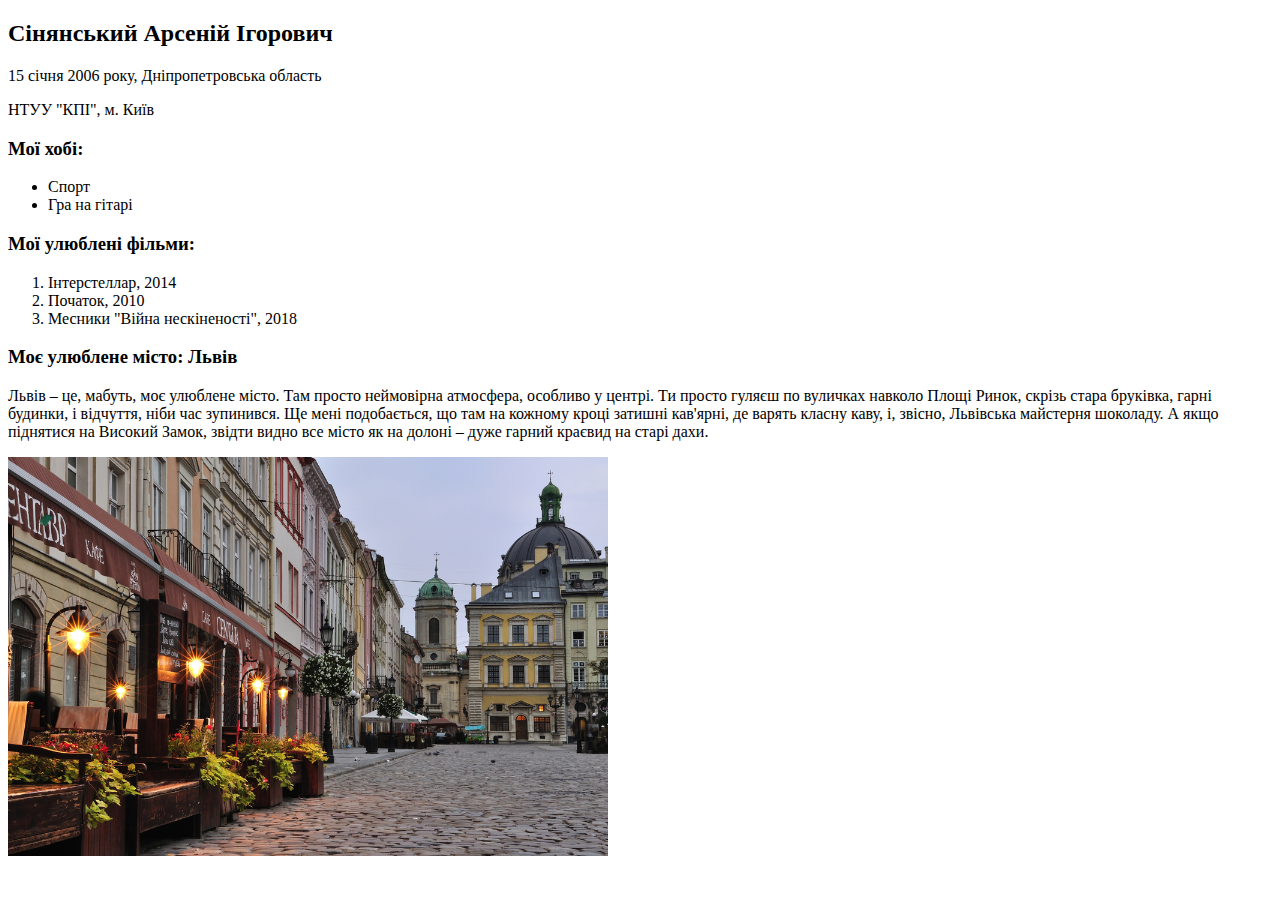
<file: lab1/index.html>
<!DOCTYPE html>
<html lang="uk">
<head>
    <meta charset="UTF-8">
    <meta name="viewport" content="width=device-width, initial-scale=1.0">
    
    <meta name="keywords" content="лабораторна робота, frontend, HTML, [Сінянський]">
    
    <meta name="description" content="Лабораторна робота №1 з основ frontend, виконав Сінянський Арсеній Ігорович">
    
    <title>Сінянський А.І. ІК-31</title>
</head>
<body>

    <h2>Сінянський Арсеній Ігорович</h2>
    <p>15 січня 2006 року, Дніпропетровська область</p>
    <p>НТУУ "КПІ", м. Київ</p>

    <h3>Мої хобі:</h3>
    <ul>
        <li>Спорт</li>
        <li>Гра на гітарі</li>
        </ul>

    <h3>Мої улюблені фільми:</h3>
    <ol>
        <li>Інтерстеллар, 2014</li>
        <li>Початок, 2010</li>
        <li>Месники "Війна нескіненості", 2018</li>
    </ol>

    <h3>Моє улюблене місто: Львів</h3>
    <p>Львів – це, мабуть, моє улюблене місто. Там просто неймовірна атмосфера, особливо у центрі. Ти просто гуляєш по вуличках навколо Площі Ринок, скрізь стара бруківка, гарні будинки, і відчуття, ніби час зупинився.

    Ще мені подобається, що там на кожному кроці затишні кав'ярні, де варять класну каву, і, звісно, Львівська майстерня шоколаду. А якщо піднятися на Високий Замок, звідти видно все місто як на долоні – дуже гарний краєвид на старі дахи.</p>

    <p>
        <a href="https://city-adm.lviv.ua/" target="_blank">
            <img src="/lab1/img/Depositphotos_14017349_s-2019.jpg" alt="Фото міста Львів" width="600">
        </a>
    </p>

</body>
</html>
</file>
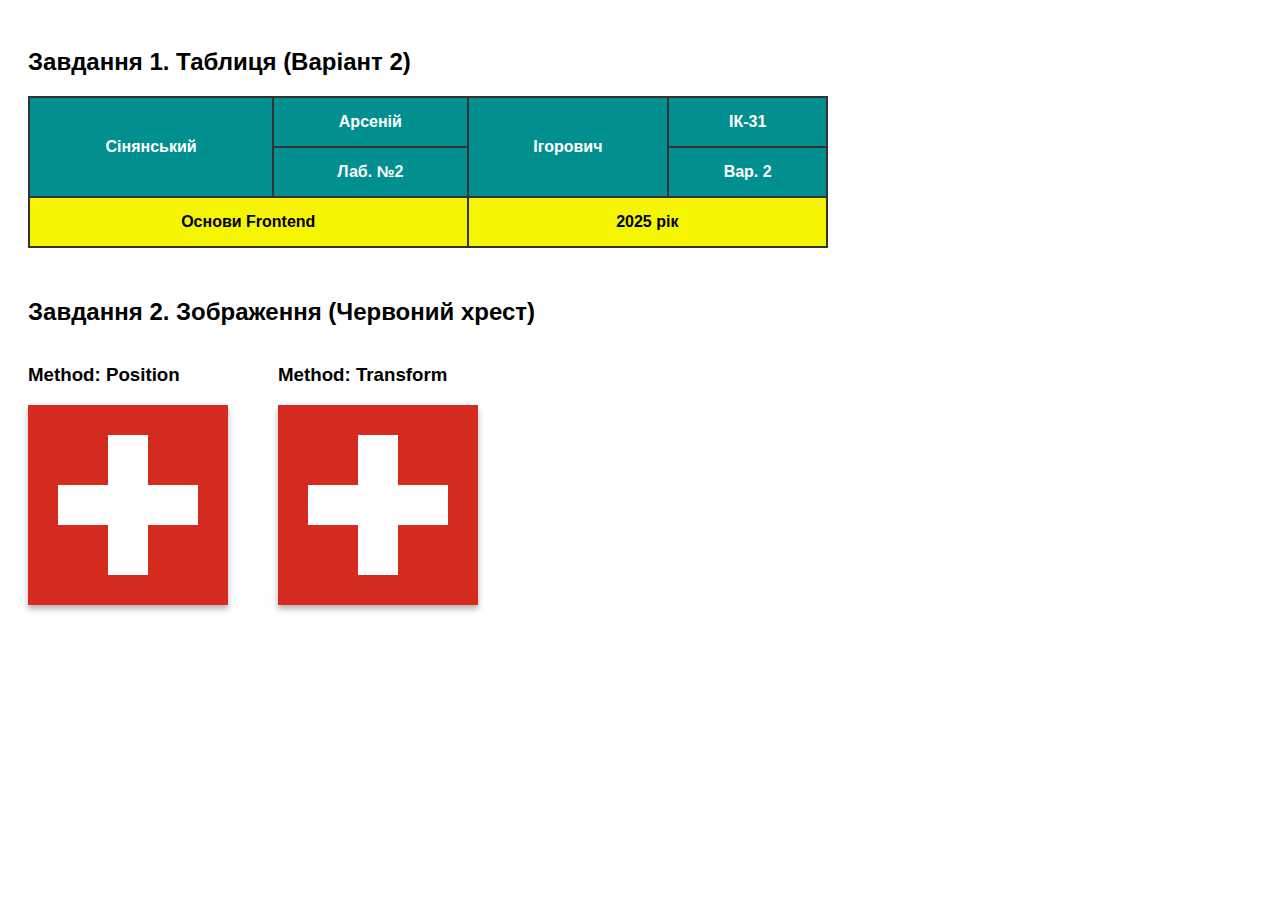
<file: lab2/index.html>
<!DOCTYPE html>
<html lang="uk">
<head>
    <meta charset="UTF-8">
    <meta name="viewport" content="width=device-width, initial-scale=1.0">
    <title>Лабораторна робота №2. Варіант 2</title>
    <link rel="stylesheet" href="style.css">
</head>
<body>

    <h2>Завдання 1. Таблиця (Варіант 2)</h2>

    <table>
        <tbody>
            <tr class="row-type-1">
                <td rowspan="2">Сінянський</td> <td>Арсеній</td>              <td rowspan="2">Ігорович</td>   <td>ІК-31</td>                </tr>
            <tr class="row-type-1">
                <td>Лаб. №2</td>
                <td>Вар. 2</td>
            </tr>

            <tr class="row-type-2">
                <td colspan="2">Основи Frontend</td>
                <td colspan="2">2025 рік</td>
            </tr>
        </tbody>
    </table>

    <h2>Завдання 2. Зображення (Червоний хрест)</h2>

    <div class="shapes-container">
        <div class="shape-wrapper">
            <h3>Method: Position</h3>
            <div class="box red-box">
                <div class="cross-v-pos"></div>
                <div class="cross-h-pos"></div>
            </div>
        </div>

        <div class="shape-wrapper">
            <h3>Method: Transform</h3>
            <div class="box red-box">
                <div class="cross-v-trans"></div>
                <div class="cross-h-trans"></div>
            </div>
        </div>
    </div>

</body>
</html>
</file>
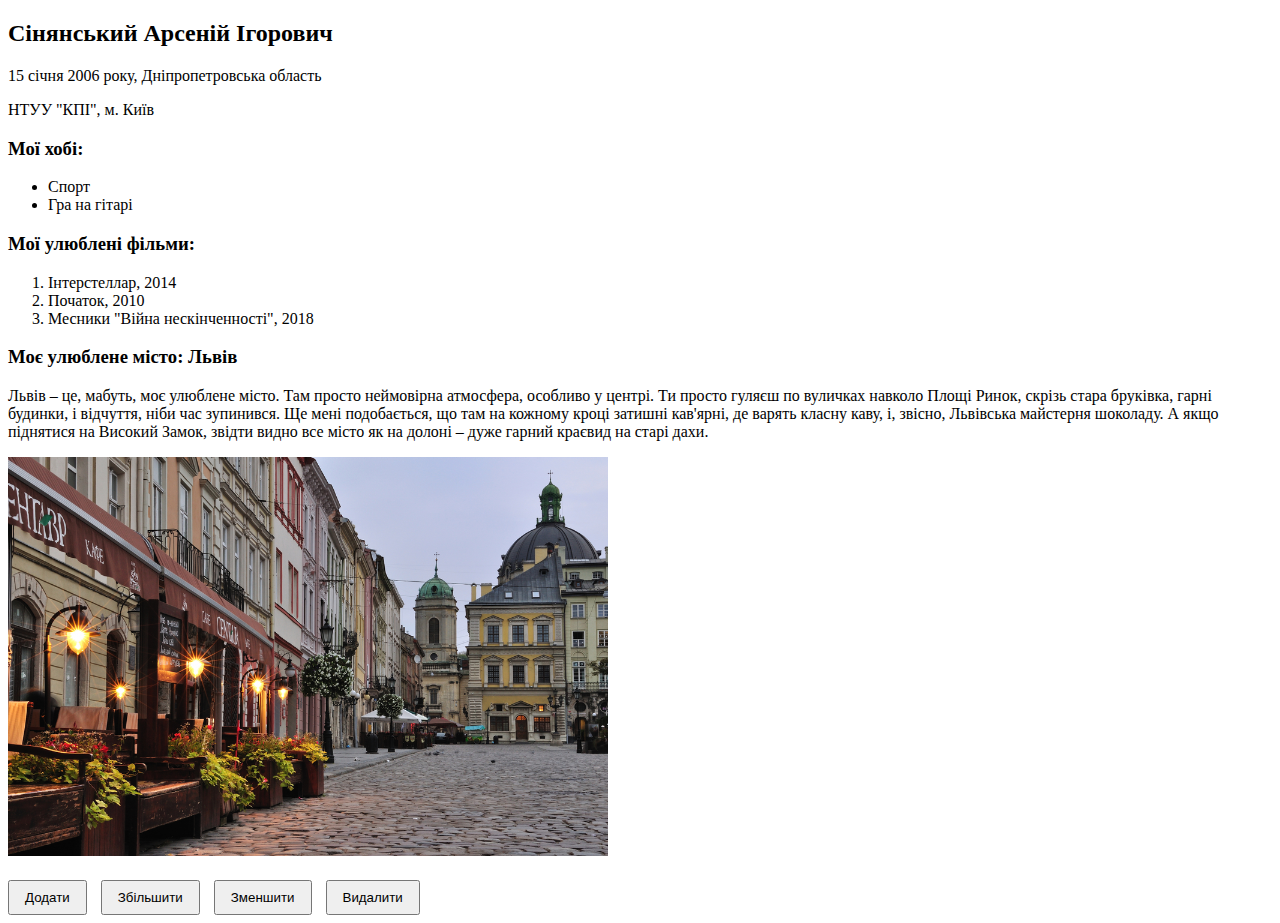
<file: lab4/index.html>
<!DOCTYPE html>
<html lang="uk">
<head>
    <meta charset="UTF-8">
    <meta name="viewport" content="width=device-width, initial-scale=1.0">
    <title>Лабораторна робота №4</title>
    <link rel="stylesheet" href="style.css">
</head>
<body>

    <h2>Сінянський Арсеній Ігорович</h2>

    <p id="birth-date">15 січня 2006 року, Дніпропетровська область</p>

    <p id="education">НТУУ "КПІ", м. Київ</p>

    <h3>Мої хобі:</h3>

    <ul>
        <li>Спорт</li>
        <li>Гра на гітарі</li>
    </ul>

    <h3>Мої улюблені фільми:</h3>
    <ol>
        <li>Інтерстеллар, 2014</li>
        <li>Початок, 2010</li>
        <li>Месники "Війна нескінченності", 2018</li>
    </ol>

    <h3>Моє улюблене місто: Львів</h3>
    <p>Львів – це, мабуть, моє улюблене місто. Там просто неймовірна атмосфера, особливо у центрі. Ти просто гуляєш по вуличках навколо Площі Ринок, скрізь стара бруківка, гарні будинки, і відчуття, ніби час зупинився.

    Ще мені подобається, що там на кожному кроці затишні кав'ярні, де варять класну каву, і, звісно, Львівська майстерня шоколаду. А якщо піднятися на Високий Замок, звідти видно все місто як на долоні – дуже гарний краєвид на старі дахи.</p>

    <p>

    <div id="image-container">
        <a href="https://city-adm.lviv.ua/" target="_blank">
            <img id="city-image" src="img/Depositphotos_14017349_s-2019.jpg" alt="Фото міста Львів" width="600">
        </a>
    </div>

    <div class="buttons-container">
        <button id="add-btn">Додати</button>
        <button id="increase-btn">Збільшити</button>
        <button id="decrease-btn">Зменшити</button>
        <button id="remove-btn">Видалити</button>
    </div>

    <script src="script.js"></script>
</body>
</html>
</file>
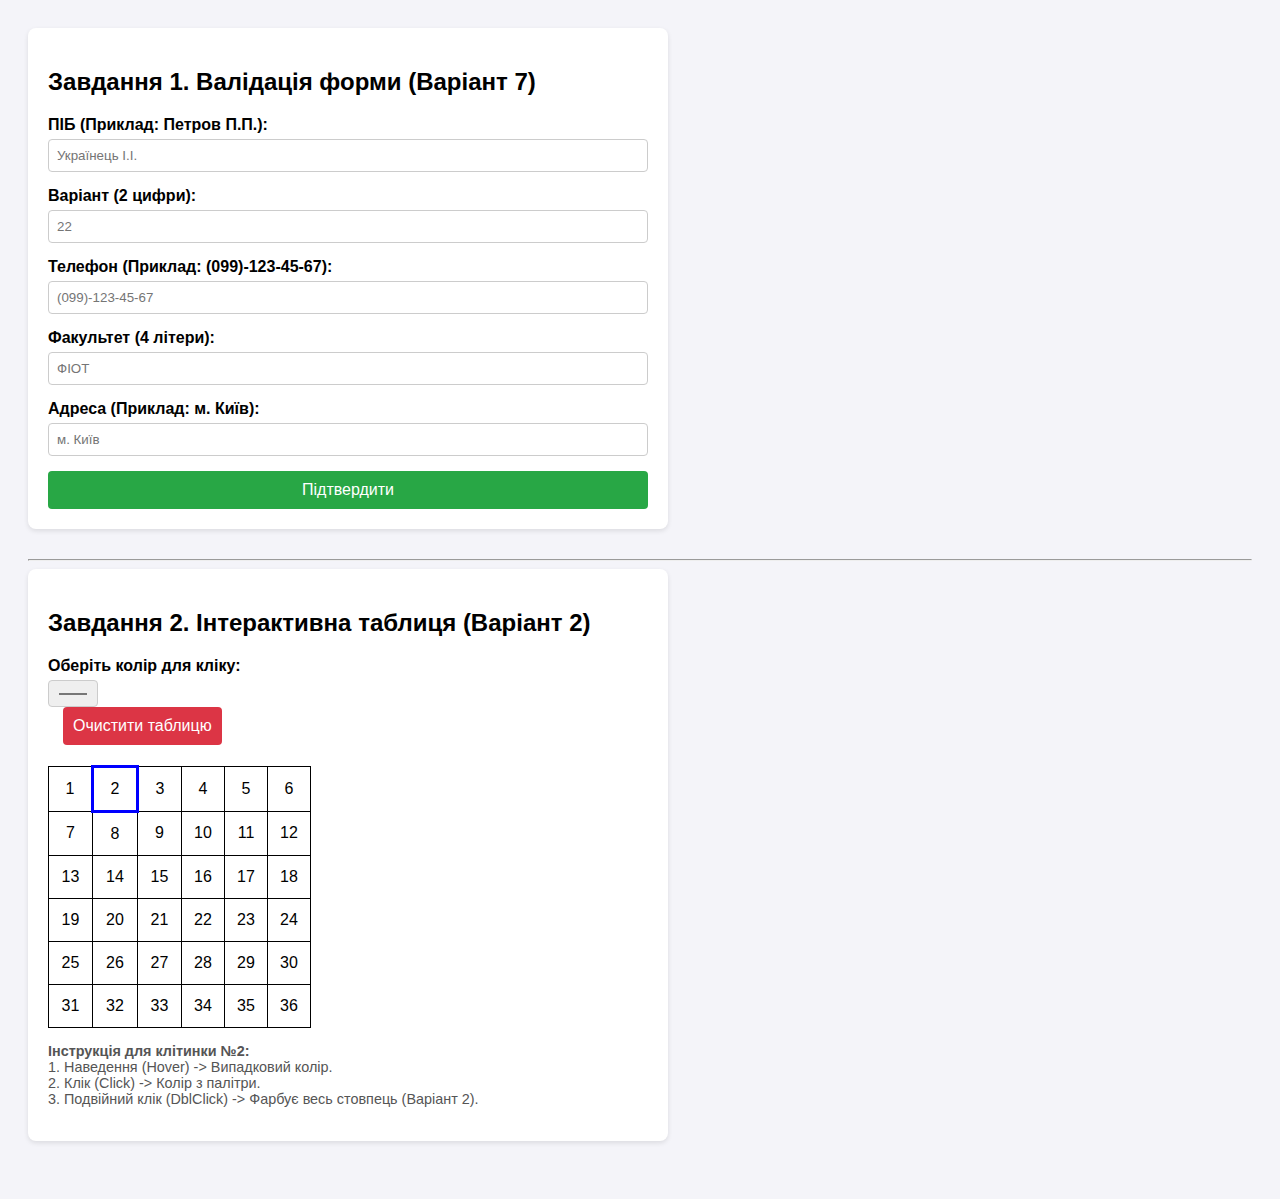
<file: lab5/index.html>
<!DOCTYPE html>
<html lang="uk">
<head>
    <meta charset="UTF-8">
    <meta name="viewport" content="width=device-width, initial-scale=1.0">
    <title>Лабораторна робота №5</title>
    <link rel="stylesheet" href="style.css">
</head>
<body>

    <div class="task-container">
        <h2>Завдання 1. Валідація форми (Варіант 7)</h2>
        <form id="userForm">
            <label>ПІБ (Приклад: Петров П.П.):
                <input type="text" id="fullname" placeholder="Українець І.І.">
            </label>

            <label>Варіант (2 цифри):
                <input type="text" id="variant" placeholder="22">
            </label>

            <label>Телефон (Приклад: (099)-123-45-67):
                <input type="text" id="phone" placeholder="(099)-123-45-67">
            </label>

            <label>Факультет (4 літери):
                <input type="text" id="faculty" placeholder="ФІОТ">
            </label>

            <label>Адреса (Приклад: м. Київ):
                <input type="text" id="address" placeholder="м. Київ">
            </label>

            <button type="submit">Підтвердити</button>
        </form>
        <div id="result"></div>
    </div>

    <hr>

    <div class="task-container">
        <h2>Завдання 2. Інтерактивна таблиця (Варіант 2)</h2>
        <div class="controls">
    <label>Оберіть колір для кліку: <input type="color" id="colorPicker" value="#0000ff"></label>
    <button id="resetBtn" style="margin-left: 15px; background-color: #dc3545;">Очистити таблицю</button>
</div>
        <table id="myTable">
            </table>
        <p class="hint">
            <strong>Інструкція для клітинки №2:</strong><br>
            1. Наведення (Hover) -> Випадковий колір.<br>
            2. Клік (Click) -> Колір з палітри.<br>
            3. Подвійний клік (DblClick) -> Фарбує весь стовпець (Варіант 2).
        </p>
    </div>

    <script src="script.js"></script>
</body>
</html>
</file>
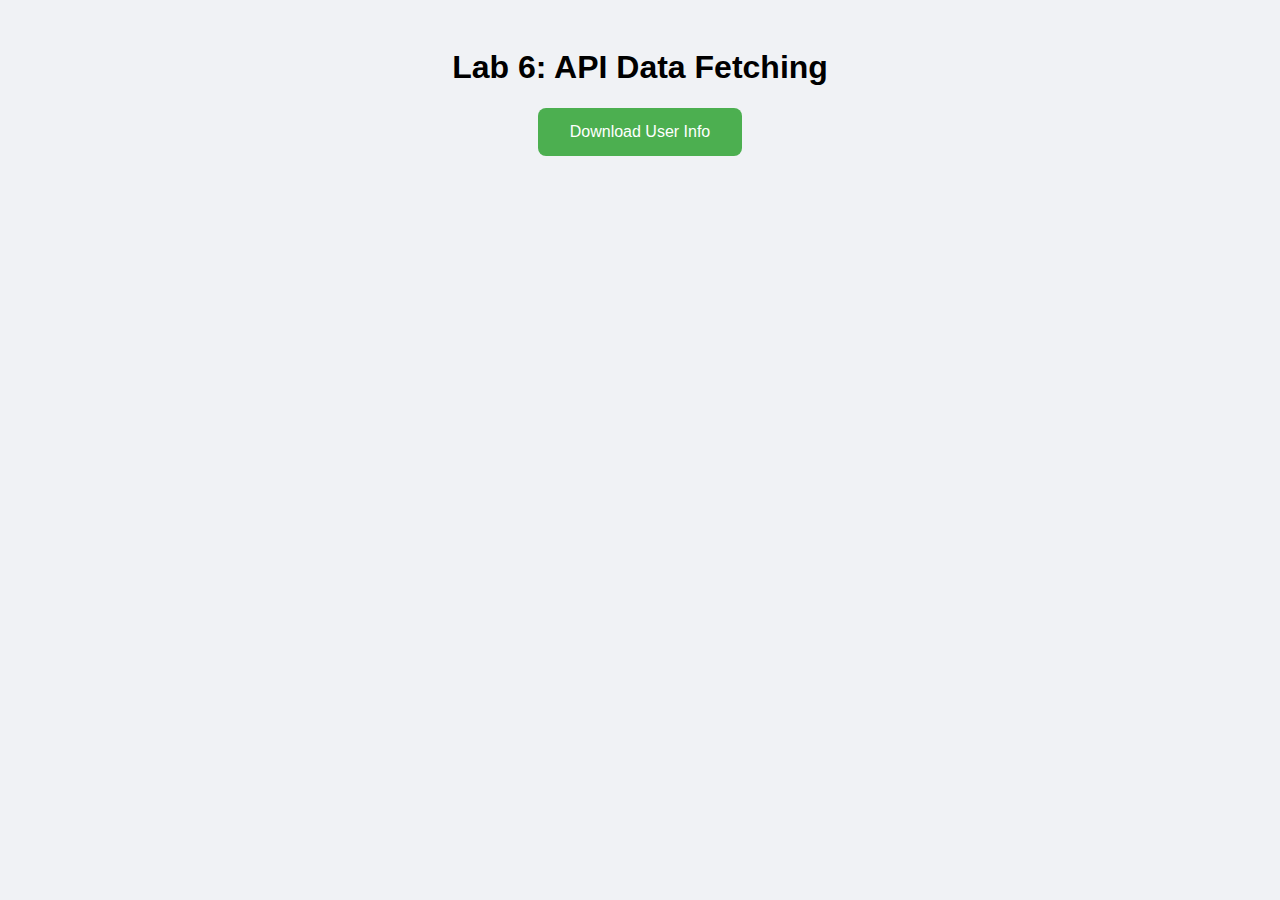
<file: lab6/index.html>
<!DOCTYPE html>
<html lang="uk">
<head>
    <meta charset="UTF-8">
    <meta name="viewport" content="width=device-width, initial-scale=1.0">
    <title>Лабораторна робота №6</title>
    <link rel="stylesheet" href="style.css">
</head>
<body>

    <div class="controls">
        <h1>Lab 6: API Data Fetching</h1>
        <button id="downloadBtn">Download User Info</button>
    </div>

    <div id="resultsContainer" class="results-container">
        </div>

    <script src="script.js"></script>
</body>
</html>
</file>
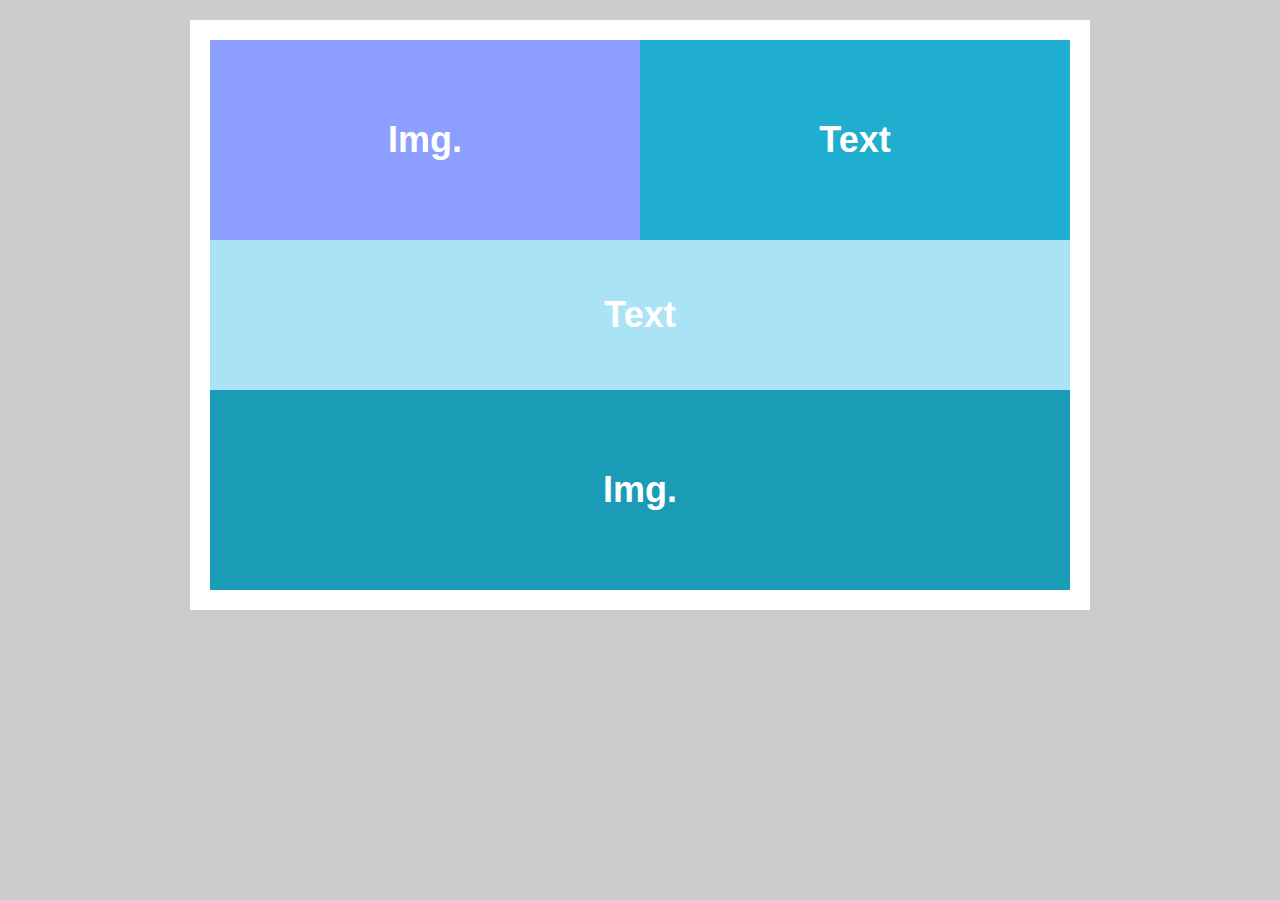
<file: lab3/task1.html>
<!DOCTYPE html>
<html lang="uk">
<head>
    <meta charset="UTF-8">
    <meta name="viewport" content="width=device-width, initial-scale=1.0">
    <title>Лабораторна 3. Завдання 1 (Float)</title>
    <link rel="stylesheet" href="style1.css">
</head>
<body>
    <div class="container clearfix">
        
        <div class="box block-1">
            <h2>Img.</h2>
        </div>
        <div class="box block-2">
            <h2>Text</h2>
        </div>

        <div class="box block-3">
            <h2>Text</h2>
        </div>

        <div class="box block-4">
            <h2>Img.</h2>
        </div>

    </div>
</body>
</html>
</file>
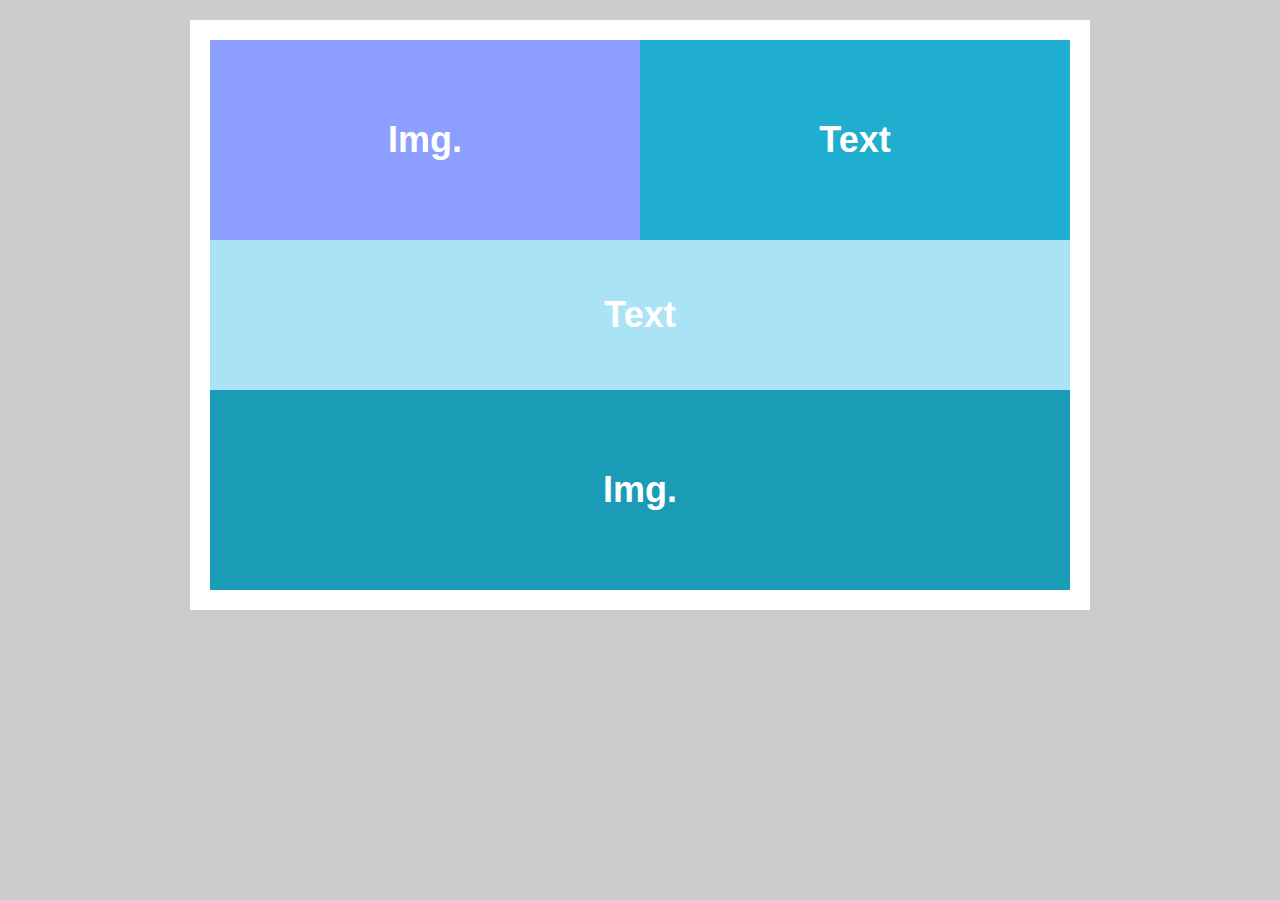
<file: lab3/task2.html>
<!DOCTYPE html>
<html lang="uk">
<head>
    <meta charset="UTF-8">
    <meta name="viewport" content="width=device-width, initial-scale=1.0">
    <title>Лабораторна 3. Завдання 2 (Flex)</title>
    <link rel="stylesheet" href="style2.css">
</head>
<body>
    <div class="container">
        <div class="box block-1"><h2>Img.</h2></div>
        <div class="box block-2"><h2>Text</h2></div>
        <div class="box block-3"><h2>Text</h2></div>
        <div class="box block-4"><h2>Img.</h2></div>
    </div>
</body>
</html>
</file>
<file: lab2/style.css>
/* --- Загальні стилі --- */
body {
    font-family: Arial, sans-serif;
    padding: 20px;
}

/* --- ЗАВДАННЯ 1: ТАБЛИЦЯ --- */
table {
    border-collapse: collapse; /* Прибирає подвійні рамки */
    width: 100%;
    max-width: 800px;
    margin-bottom: 50px;
    text-align: center;
}

td {
    border: 2px solid #333;
    padding: 15px;
    font-weight: bold;
    transition: background-color 0.3s; /* Плавна зміна кольору */
}

/* Варіант 2: nn = 02
   Колір 1: #028f8f (Темно-бірюзовий) -> Текст білий
   Колір 2: #f5f502 (Жовтий) -> Текст чорний
*/

/* Стилі для 1-ї частини таблиці */
.row-type-1 td {
    background-color: #028f8f;
    color: white; 
}

/* Стилі для 2-ї частини таблиці (нижній рядок) */
.row-type-2 td {
    background-color: #f5f502;
    color: black;
}

/* --- HOVER ЕФЕКТ (Інверсія кольорів) --- */

/* Коли наводимо на таблицю, рядки типу 1 стають жовтими */
table:hover .row-type-1 td {
    background-color: #f5f502;
    color: black;
}

/* Коли наводимо на таблицю, рядки типу 2 стають бірюзовими */
table:hover .row-type-2 td {
    background-color: #028f8f;
    color: white;
}


/* --- ЗАВДАННЯ 2: ФІГУРИ (ЧЕРВОНИЙ ХРЕСТ) --- */

.shapes-container {
    display: flex;
    gap: 50px;
}

.box {
    width: 200px;
    height: 200px;
    position: relative; /* Батьківський елемент для позиціонування */
    box-shadow: 0 4px 6px rgba(0,0,0,0.3);
}

.red-box {
    background-color: #D52B1E; /* Червоний колір прапора */
}

/* Загальні розміри ліній хреста */
.cross-v-pos, .cross-h-pos, 
.cross-v-trans, .cross-h-trans {
    background-color: white;
    position: absolute;
}

/* --- МЕТОД 1: POSITION (top/left + margin) --- */

/* Вертикальна смуга */
.cross-v-pos {
    width: 40px;
    height: 140px;
    top: 50%;
    left: 50%;
    /* Зсуваємо назад на половину ширини/висоти елемента */
    margin-top: -70px;  /* 140 / 2 */
    margin-left: -20px; /* 40 / 2 */
}

/* Горизонтальна смуга */
.cross-h-pos {
    width: 140px;
    height: 40px;
    top: 50%;
    left: 50%;
    margin-top: -20px;
    margin-left: -70px;
}

/* --- МЕТОД 2: TRANSFORM (translate) --- */

/* Вертикальна смуга */
.cross-v-trans {
    width: 40px;
    height: 140px;
    top: 50%;
    left: 50%;
    /* Центрування за допомогою трансформації */
    transform: translate(-50%, -50%);
}

/* Горизонтальна смуга */
.cross-h-trans {
    width: 140px;
    height: 40px;
    top: 50%;
    left: 50%;
    transform: translate(-50%, -50%);
}
</file>
<file: lab4/style.css>
/* style.css */

/* Клас, який додає JavaScript при кліку */
.highlighted {
    background-color: #028f8f; /* Ваш колір для Варіанта 2 (бірюзовий) */
    color: white;              /* Колір тексту (щоб було контрастно) */
    transition: 0.3s;          /* Плавна зміна кольору */
}

/* Трохи краси для кнопок (не обов'язково, але бажано) */
.buttons-container {
    margin-top: 20px;
}

button {
    margin-right: 10px;
    padding: 8px 15px;
    cursor: pointer;
}
</file>
<file: lab5/style.css>
body {
    font-family: Arial, sans-serif;
    padding: 20px;
    background-color: #f4f4f9;
}

.task-container {
    background: white;
    padding: 20px;
    border-radius: 8px;
    box-shadow: 0 2px 5px rgba(0,0,0,0.1);
    margin-bottom: 30px;
    max-width: 600px;
}

/* Стилі для форми */
form {
    display: flex;
    flex-direction: column;
    gap: 15px;
}

label {
    display: flex;
    flex-direction: column;
    font-weight: bold;
}

input {
    padding: 8px;
    margin-top: 5px;
    border: 1px solid #ccc;
    border-radius: 4px;
}

/* Клас помилки (червона рамка) */
input.error {
    border: 2px solid red;
    background-color: #ffe6e6;
}

button {
    padding: 10px;
    background-color: #28a745;
    color: white;
    border: none;
    border-radius: 4px;
    cursor: pointer;
    font-size: 16px;
}

button:hover {
    background-color: #218838;
}

/* Стилі для таблиці */
table {
    border-collapse: collapse;
    margin-top: 20px;
}

td {
    width: 40px;
    height: 40px;
    border: 1px solid black;
    text-align: center;
    cursor: pointer;
    transition: background-color 0.2s;
}

.hint {
    margin-top: 15px;
    font-size: 0.9em;
    color: #555;
}
</file>
<file: lab6/style.css>
body {
    font-family: 'Segoe UI', Tahoma, Geneva, Verdana, sans-serif;
    background-color: #f0f2f5;
    padding: 20px;
    text-align: center;
}

.controls {
    margin-bottom: 30px;
}

button {
    background-color: #4CAF50; /* Зелений */
    border: none;
    color: white;
    padding: 15px 32px;
    text-align: center;
    text-decoration: none;
    display: inline-block;
    font-size: 16px;
    cursor: pointer;
    border-radius: 8px;
    transition: background-color 0.3s;
}

button:hover {
    background-color: #45a049;
}

/* Контейнер для карток (Grid) */
.results-container {
    display: grid;
    grid-template-columns: repeat(auto-fill, minmax(250px, 1fr));
    gap: 20px;
    max-width: 1200px;
    margin: 0 auto;
}

/* Стиль однієї картки */
.user-card {
    background-color: #2c3e50; /* Темний фон як на скріншоті */
    color: white;
    border-radius: 10px;
    overflow: hidden;
    box-shadow: 0 4px 8px rgba(0,0,0,0.2);
    text-align: left;
    display: flex;
    flex-direction: column;
}

.user-card img {
    width: 100%;
    height: 250px;
    object-fit: cover;
}

.user-info {
    padding: 15px;
}

.user-info p {
    margin: 8px 0;
    font-size: 0.95em;
    line-height: 1.4;
}

.user-info strong {
    color: #a8d5e5; /* Світло-блакитний для заголовків полів */
}
</file>
<file: lab3/style1.css>
body {
    background-color: #cccccc; /* Сірий фон, як на макеті */
    font-family: Arial, sans-serif;
    margin: 0;
    padding: 20px;
}

.container {
    max-width: 900px;
    background-color: white;
    margin: 0 auto; /* Центрування контейнера */
    padding: 20px; /* Відступи всередині білого аркуша */
    box-sizing: border-box; /* Щоб padding не ламав ширину */
}

.box {
    color: white;
    font-size: 24px;
    font-weight: bold;
    display: flex;             /* Тільки для центрування тексту всередині блоку */
    align-items: center;       /* Вертикальне центрування тексту */
    justify-content: center;   /* Горизонтальне центрування тексту */
    box-sizing: border-box;    /* Важливо для відсоткової ширини */
}

/* --- Логіка Float --- */

/* Блоки 1 і 2 стають в один ряд */
.block-1 {
    width: 50%;
    height: 200px;
    background-color: #8c9eff; /* Бузковий */
    float: left;
}

.block-2 {
    width: 50%;
    height: 200px;
    background-color: #1faecf; /* Темно-блакитний */
    float: left;
}

/* Блок 3 "очищує" обтікання, щоб не налізти на верхні */
.block-3 {
    width: 100%;
    height: 150px;
    background-color: #aae3f5; /* Світло-блакитний */
    clear: both; /* Обов'язково для Float верстки */
}

.block-4 {
    width: 100%;
    height: 200px;
    background-color: #1a9cb7; /* Середній блакитний */
    clear: both;
}

/* Хак clearfix для контейнера, щоб він не "схлопнувся" по висоті */
.clearfix::after {
    content: "";
    clear: both;
    display: table;
}
</file>
<file: lab3/style2.css>
body {
    background-color: #cccccc;
    font-family: Arial, sans-serif;
    margin: 0;
    padding: 20px;
}

/* --- Логіка Flex --- */
.container {
    max-width: 900px;
    background-color: white;
    margin: 0 auto;
    padding: 20px;
    box-sizing: border-box;
    
    /* Магія Flexbox */
    display: flex;
    flex-wrap: wrap; /* Дозволяє блокам переноситись на новий рядок */
}

.box {
    color: white;
    font-size: 24px;
    font-weight: bold;
    display: flex;
    align-items: center;
    justify-content: center;
    box-sizing: border-box;
}

.block-1 {
    width: 50%;
    height: 200px;
    background-color: #8c9eff;
}

.block-2 {
    width: 50%;
    height: 200px;
    background-color: #1faecf;
}

.block-3 {
    width: 100%;
    height: 150px;
    background-color: #aae3f5;
}

.block-4 {
    width: 100%;
    height: 200px;
    background-color: #1a9cb7;
}
</file>
